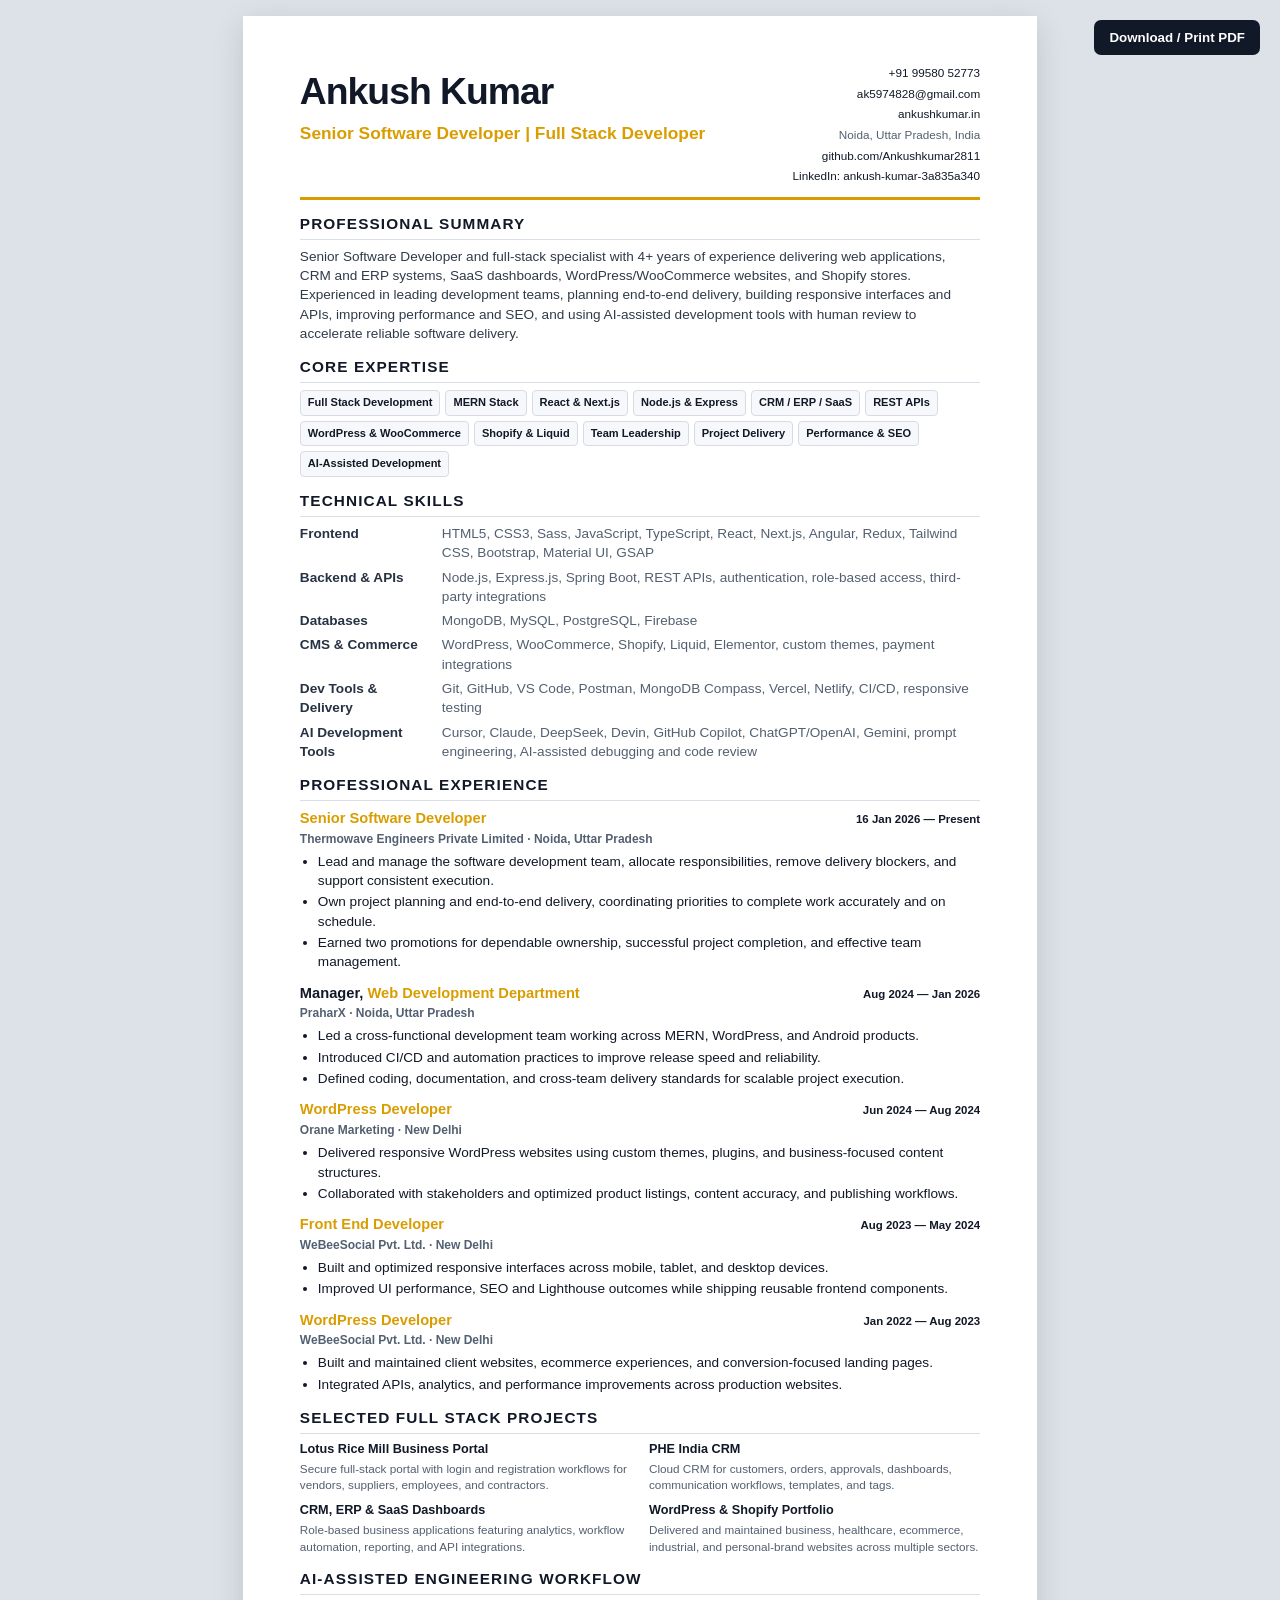
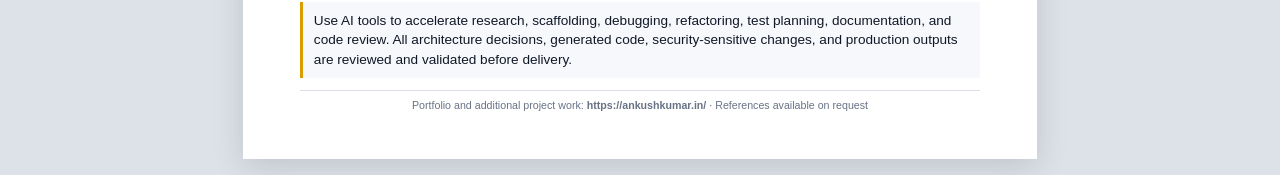
<file: Ankush-Kumar-CV.html>
<!doctype html>
<html lang="en">
<head>
  <meta charset="utf-8">
  <meta name="viewport" content="width=device-width,initial-scale=1">
  <title>Ankush Kumar — Senior Software Developer CV</title>
  <meta name="description" content="Professional CV of Ankush Kumar, Senior Software Developer and Full Stack Developer.">
  <style>
    :root{--ink:#111827;--muted:#536071;--gold:#d99d00;--line:#d9dee7;--soft:#f6f8fb}*{box-sizing:border-box}html{background:#dde2e9}body{margin:0;font-family:Arial,Helvetica,sans-serif;color:var(--ink);font-size:10.2pt;line-height:1.42}.sheet{width:210mm;min-height:297mm;margin:16px auto;background:#fff;padding:13mm 15mm 12mm;box-shadow:0 8px 30px #0002}.top{display:grid;grid-template-columns:1fr auto;gap:20px;padding-bottom:12px;border-bottom:3px solid var(--gold)}h1{margin:0;font-size:28pt;letter-spacing:-1px}.role{margin:3px 0 0;color:var(--gold);font-size:13pt;font-weight:700}.contact{display:grid;gap:4px;text-align:right;font-size:8.8pt}.contact a{color:var(--ink);text-decoration:none}.contact span{color:var(--muted)}section{margin-top:13px}h2{margin:0 0 7px;padding-bottom:4px;border-bottom:1px solid var(--line);font-size:11.5pt;text-transform:uppercase;letter-spacing:1.1px}p{margin:0}.summary{color:#303b4a}.chips{display:flex;flex-wrap:wrap;gap:5px}.chips span{padding:4px 7px;border:1px solid #d7dce4;border-radius:4px;background:var(--soft);font-size:8.3pt;font-weight:600}.skill-row{display:grid;grid-template-columns:132px 1fr;gap:10px;margin:5px 0}.skill-row strong{color:#273243}.skill-row span{color:var(--muted)}.job{margin:0 0 11px;break-inside:avoid}.job-head{display:grid;grid-template-columns:1fr auto;gap:15px;align-items:baseline}.job h3{margin:0;font-size:11pt}.job h3 span{color:var(--gold)}.job-date{font-size:8.6pt;font-weight:700;white-space:nowrap}.company{margin:2px 0 4px;color:var(--muted);font-size:9pt;font-weight:600}.job ul,.project ul{margin:4px 0 0;padding-left:18px}.job li,.project li{margin:2px 0}.projects{display:grid;grid-template-columns:1fr 1fr;gap:8px 18px}.project{break-inside:avoid}.project h3{margin:0 0 2px;font-size:9.5pt}.project h3 a{color:var(--ink);text-decoration:none}.project p{color:var(--muted);font-size:8.8pt}.achievement{padding:9px 11px;border-left:3px solid var(--gold);background:var(--soft)}.footer{margin-top:12px;padding-top:7px;border-top:1px solid var(--line);color:#687386;font-size:8pt;text-align:center}.print-btn{position:fixed;right:20px;top:20px;padding:10px 15px;border:0;border-radius:7px;background:#111827;color:#fff;font-weight:700;cursor:pointer}@page{size:A4;margin:0}@media print{html{background:#fff}.sheet{margin:0;box-shadow:none}.print-btn{display:none}}@media(max-width:760px){.sheet{width:100%;min-height:0;margin:0;padding:24px 18px}.top{grid-template-columns:1fr}.contact{text-align:left}.skill-row{grid-template-columns:1fr}.projects{grid-template-columns:1fr}.print-btn{position:static;margin:12px 18px}}
  </style>
</head>
<body>
  <button class="print-btn" onclick="window.print()">Download / Print PDF</button>
  <main class="sheet">
    <header class="top">
      <div><h1>Ankush Kumar</h1><p class="role">Senior Software Developer | Full Stack Developer</p></div>
      <div class="contact">
        <a href="tel:+919958052773">+91 99580 52773</a>
        <a href="mailto:ak5974828@gmail.com">ak5974828@gmail.com</a>
        <a href="https://ankushkumar.in/">ankushkumar.in</a>
        <span>Noida, Uttar Pradesh, India</span>
        <a href="https://github.com/Ankushkumar2811">github.com/Ankushkumar2811</a>
        <a href="https://www.linkedin.com/in/ankush-kumar-3a835a340">LinkedIn: ankush-kumar-3a835a340</a>
      </div>
    </header>

    <section><h2>Professional Summary</h2><p class="summary">Senior Software Developer and full-stack specialist with 4+ years of experience delivering web applications, CRM and ERP systems, SaaS dashboards, WordPress/WooCommerce websites, and Shopify stores. Experienced in leading development teams, planning end-to-end delivery, building responsive interfaces and APIs, improving performance and SEO, and using AI-assisted development tools with human review to accelerate reliable software delivery.</p></section>

    <section><h2>Core Expertise</h2><div class="chips"><span>Full Stack Development</span><span>MERN Stack</span><span>React &amp; Next.js</span><span>Node.js &amp; Express</span><span>CRM / ERP / SaaS</span><span>REST APIs</span><span>WordPress &amp; WooCommerce</span><span>Shopify &amp; Liquid</span><span>Team Leadership</span><span>Project Delivery</span><span>Performance &amp; SEO</span><span>AI-Assisted Development</span></div></section>

    <section><h2>Technical Skills</h2>
      <div class="skill-row"><strong>Frontend</strong><span>HTML5, CSS3, Sass, JavaScript, TypeScript, React, Next.js, Angular, Redux, Tailwind CSS, Bootstrap, Material UI, GSAP</span></div>
      <div class="skill-row"><strong>Backend &amp; APIs</strong><span>Node.js, Express.js, Spring Boot, REST APIs, authentication, role-based access, third-party integrations</span></div>
      <div class="skill-row"><strong>Databases</strong><span>MongoDB, MySQL, PostgreSQL, Firebase</span></div>
      <div class="skill-row"><strong>CMS &amp; Commerce</strong><span>WordPress, WooCommerce, Shopify, Liquid, Elementor, custom themes, payment integrations</span></div>
      <div class="skill-row"><strong>Dev Tools &amp; Delivery</strong><span>Git, GitHub, VS Code, Postman, MongoDB Compass, Vercel, Netlify, CI/CD, responsive testing</span></div>
      <div class="skill-row"><strong>AI Development Tools</strong><span>Cursor, Claude, DeepSeek, Devin, GitHub Copilot, ChatGPT/OpenAI, Gemini, prompt engineering, AI-assisted debugging and code review</span></div>
    </section>

    <section><h2>Professional Experience</h2>
      <article class="job"><div class="job-head"><h3><span>Senior Software Developer</span></h3><span class="job-date">16 Jan 2026 — Present</span></div><p class="company">Thermowave Engineers Private Limited · Noida, Uttar Pradesh</p><ul><li>Lead and manage the software development team, allocate responsibilities, remove delivery blockers, and support consistent execution.</li><li>Own project planning and end-to-end delivery, coordinating priorities to complete work accurately and on schedule.</li><li>Earned two promotions for dependable ownership, successful project completion, and effective team management.</li></ul></article>
      <article class="job"><div class="job-head"><h3>Manager, <span>Web Development Department</span></h3><span class="job-date">Aug 2024 — Jan 2026</span></div><p class="company">PraharX · Noida, Uttar Pradesh</p><ul><li>Led a cross-functional development team working across MERN, WordPress, and Android products.</li><li>Introduced CI/CD and automation practices to improve release speed and reliability.</li><li>Defined coding, documentation, and cross-team delivery standards for scalable project execution.</li></ul></article>
      <article class="job"><div class="job-head"><h3><span>WordPress Developer</span></h3><span class="job-date">Jun 2024 — Aug 2024</span></div><p class="company">Orane Marketing · New Delhi</p><ul><li>Delivered responsive WordPress websites using custom themes, plugins, and business-focused content structures.</li><li>Collaborated with stakeholders and optimized product listings, content accuracy, and publishing workflows.</li></ul></article>
      <article class="job"><div class="job-head"><h3><span>Front End Developer</span></h3><span class="job-date">Aug 2023 — May 2024</span></div><p class="company">WeBeeSocial Pvt. Ltd. · New Delhi</p><ul><li>Built and optimized responsive interfaces across mobile, tablet, and desktop devices.</li><li>Improved UI performance, SEO and Lighthouse outcomes while shipping reusable frontend components.</li></ul></article>
      <article class="job"><div class="job-head"><h3><span>WordPress Developer</span></h3><span class="job-date">Jan 2022 — Aug 2023</span></div><p class="company">WeBeeSocial Pvt. Ltd. · New Delhi</p><ul><li>Built and maintained client websites, ecommerce experiences, and conversion-focused landing pages.</li><li>Integrated APIs, analytics, and performance improvements across production websites.</li></ul></article>
    </section>

    <section><h2>Selected Full Stack Projects</h2><div class="projects">
      <article class="project"><h3><a href="https://lotusrice.in/">Lotus Rice Mill Business Portal</a></h3><p>Secure full-stack portal with login and registration workflows for vendors, suppliers, employees, and contractors.</p></article>
      <article class="project"><h3><a href="https://phe-india.cloud/">PHE India CRM</a></h3><p>Cloud CRM for customers, orders, approvals, dashboards, communication workflows, templates, and tags.</p></article>
      <article class="project"><h3>CRM, ERP &amp; SaaS Dashboards</h3><p>Role-based business applications featuring analytics, workflow automation, reporting, and API integrations.</p></article>
      <article class="project"><h3>WordPress &amp; Shopify Portfolio</h3><p>Delivered and maintained business, healthcare, ecommerce, industrial, and personal-brand websites across multiple sectors.</p></article>
    </div></section>

    <section><h2>AI-Assisted Engineering Workflow</h2><div class="achievement">Use AI tools to accelerate research, scaffolding, debugging, refactoring, test planning, documentation, and code review. All architecture decisions, generated code, security-sensitive changes, and production outputs are reviewed and validated before delivery.</div></section>

    <div class="footer">Portfolio and additional project work: <strong>https://ankushkumar.in/</strong> · References available on request</div>
  </main>
</body>
</html>
</file>
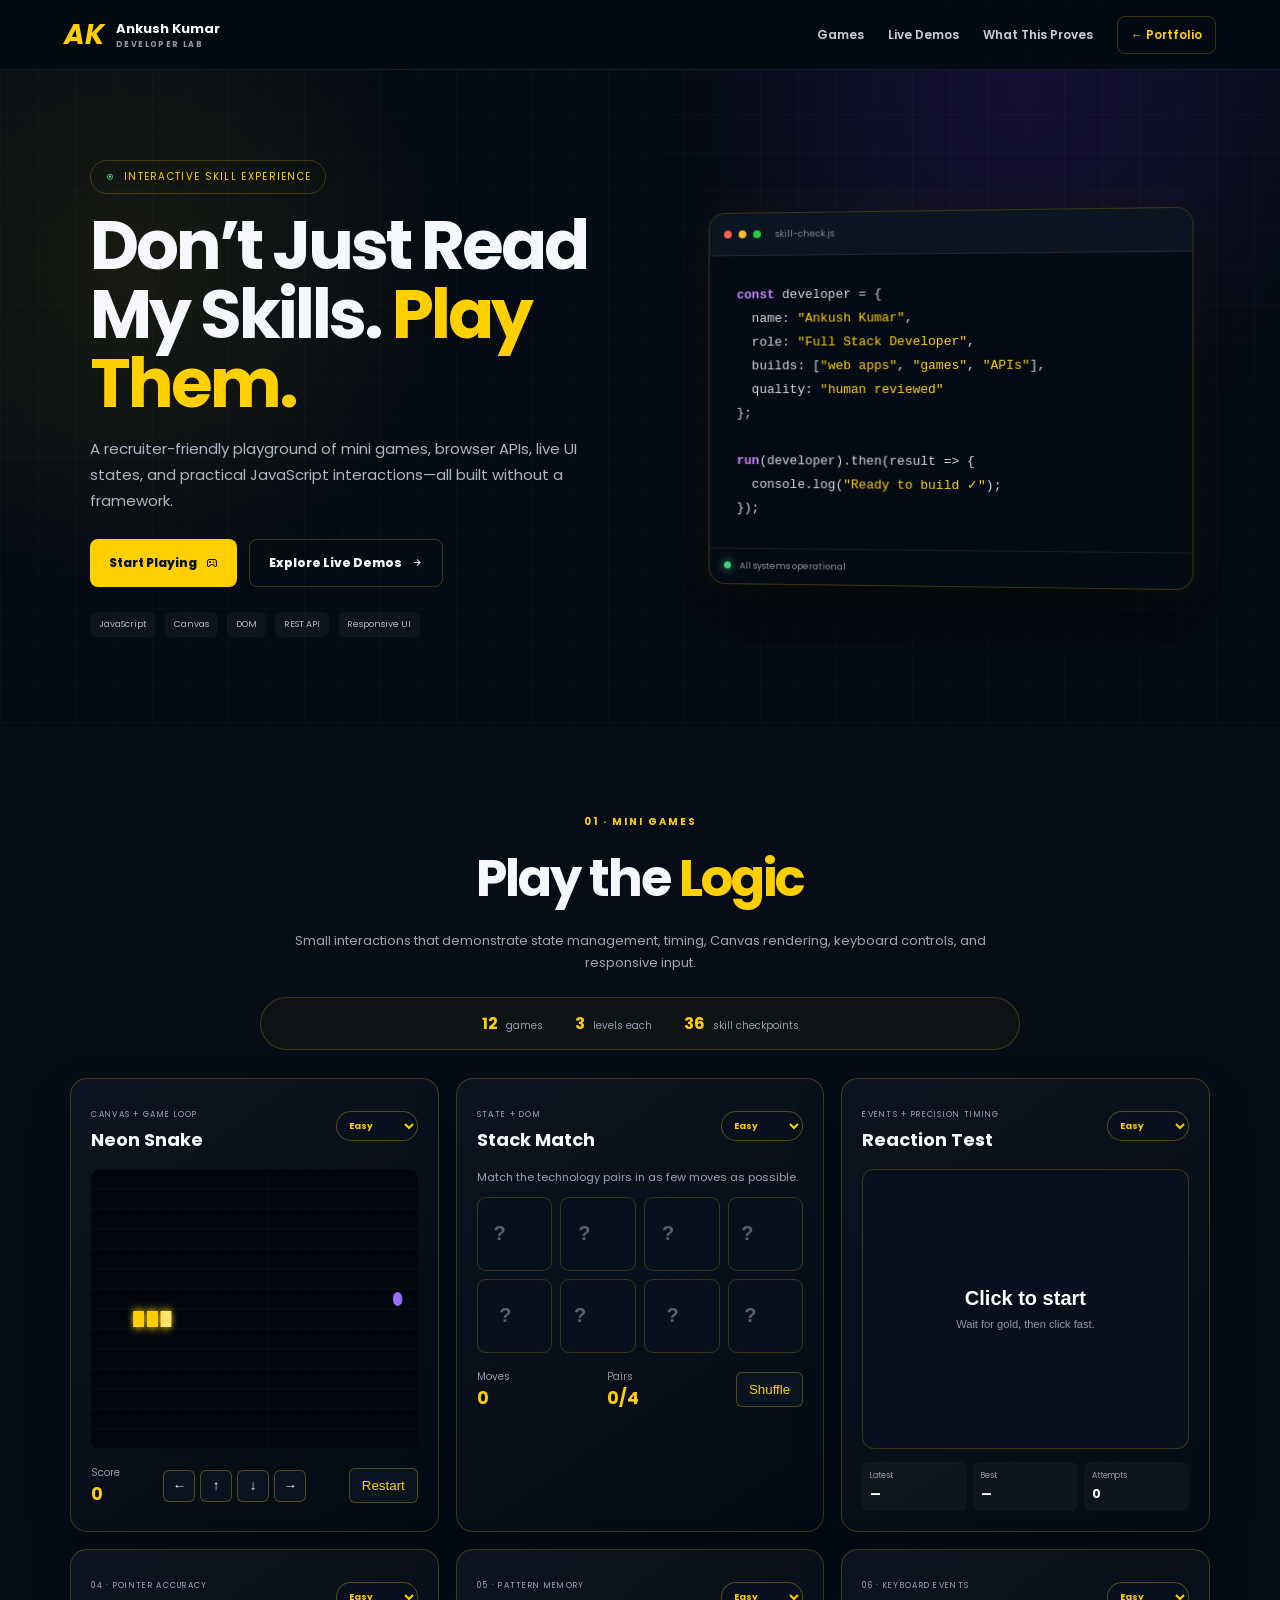
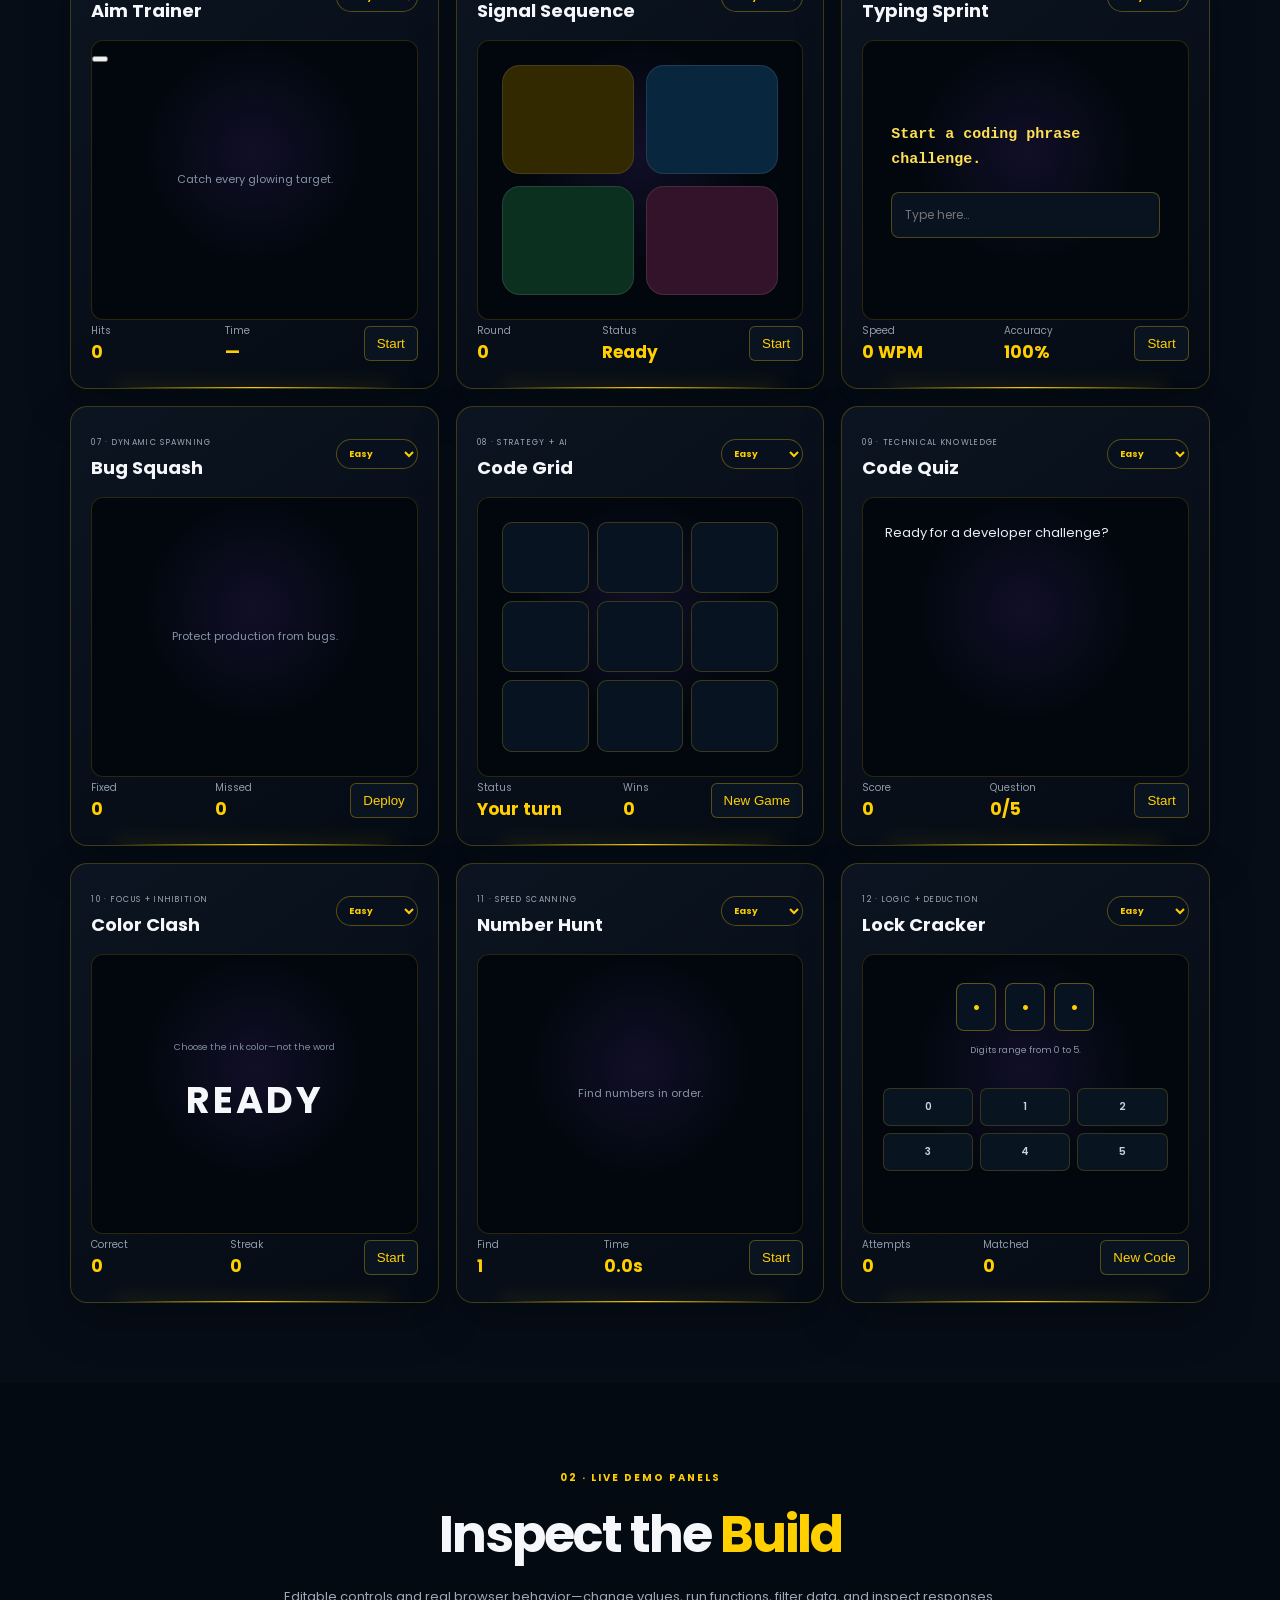
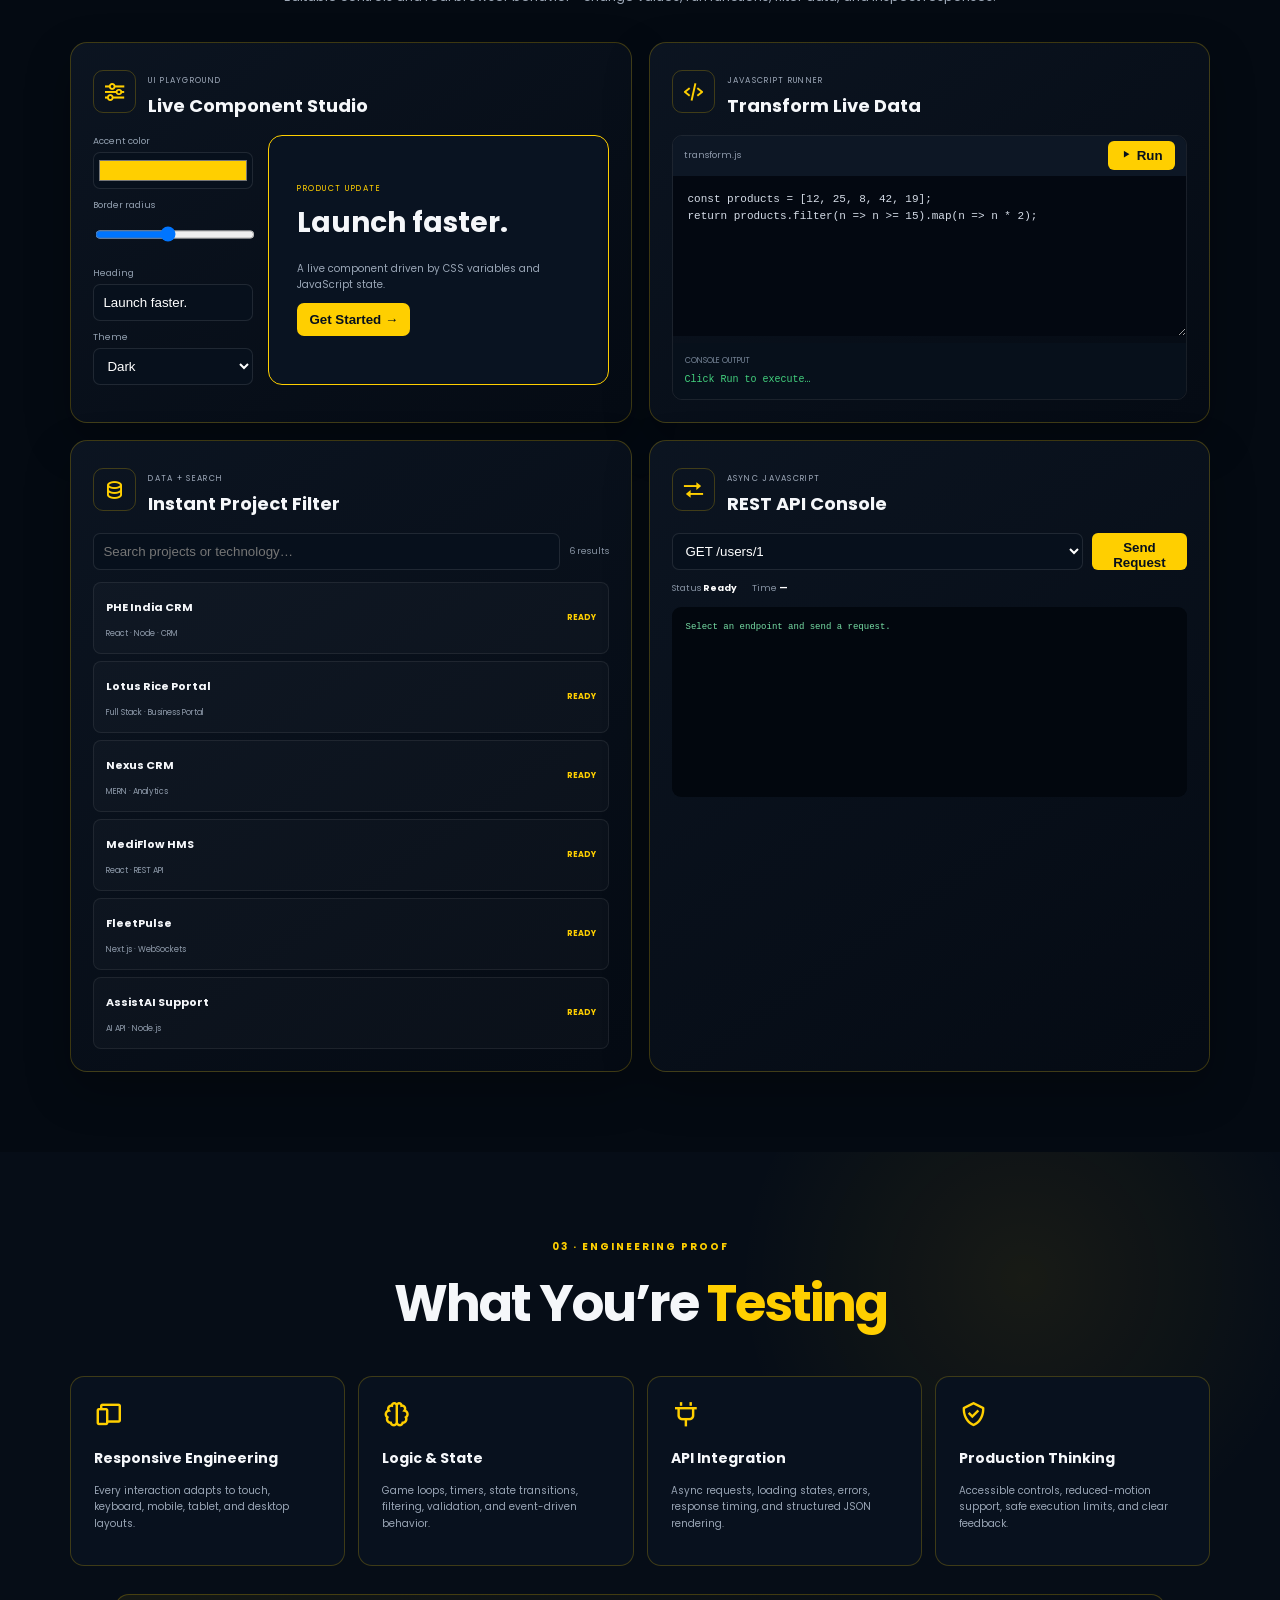
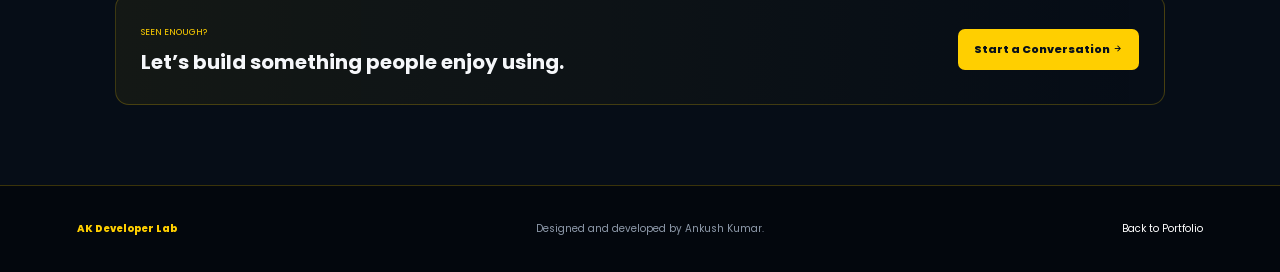
<file: developer-lab.html>
<!doctype html>
<html lang="en">
<head>
  <meta charset="utf-8">
  <meta name="viewport" content="width=device-width,initial-scale=1">
  <title>Developer Lab | Ankush Kumar</title>
  <meta name="description" content="Play mini games and explore live frontend, JavaScript and API demos by Full Stack Developer Ankush Kumar.">
  <meta name="theme-color" content="#050b14">
  <link rel="canonical" href="https://ankushkumar.in/developer-lab.html">
  <link rel="icon" href="ankush.png" type="image/png">
  <link href="https://unpkg.com/boxicons@2.1.4/css/boxicons.min.css" rel="stylesheet">
  <link rel="stylesheet" href="developer-lab.css?v=2">
  <link rel="stylesheet" href="developer-arcade.css?v=2">
  <script defer src="developer-lab.js?v=2"></script>
  <script defer src="developer-arcade.js?v=2"></script>
</head>
<body>
  <header class="lab-nav"><a class="brand" href="index.html"><b>AK</b><span>Ankush Kumar<small>Developer Lab</small></span></a><nav><a href="#games">Games</a><a href="#demos">Live Demos</a><a href="#proof">What This Proves</a><a class="back" href="index.html">← Portfolio</a></nav></header>
  <main>
    <section class="lab-hero">
      <div class="hero-copy"><span class="pill"><i class='bx bx-radio-circle-marked'></i> Interactive Skill Experience</span><h1>Don’t Just Read My Skills. <em>Play Them.</em></h1><p>A recruiter-friendly playground of mini games, browser APIs, live UI states, and practical JavaScript interactions—all built without a framework.</p><div class="hero-actions"><a href="#games">Start Playing <i class='bx bx-joystick'></i></a><a href="#demos" class="ghost">Explore Live Demos <i class='bx bx-right-arrow-alt'></i></a></div><div class="tech-line"><span>JavaScript</span><span>Canvas</span><span>DOM</span><span>REST API</span><span>Responsive UI</span></div></div>
      <div class="hero-terminal"><div class="terminal-top"><i></i><i></i><i></i><span>skill-check.js</span></div><pre><code><b>const</b> developer = {
  name: <i>"Ankush Kumar"</i>,
  role: <i>"Full Stack Developer"</i>,
  builds: [<i>"web apps"</i>, <i>"games"</i>, <i>"APIs"</i>],
  quality: <i>"human reviewed"</i>
};

<b>run</b>(developer).then(result =&gt; {
  console.log(<i>"Ready to build ✓"</i>);
});</code></pre><div class="terminal-status"><span></span> All systems operational</div></div>
    </section>

    <section id="games" class="lab-section"><div class="section-head"><span>01 · Mini Games</span><h2>Play the <em>Logic</em></h2><p>Small interactions that demonstrate state management, timing, Canvas rendering, keyboard controls, and responsive input.</p></div>
      <div class="game-grid">
        <article class="lab-card snake-card"><div class="card-head"><div><span class="eyebrow">Canvas + Game Loop</span><h3>Neon Snake</h3></div><div class="live-dot">LIVE</div></div><canvas id="snake-canvas" width="480" height="280" aria-label="Playable snake game"></canvas><div class="game-controls"><p>Score <strong id="snake-score">0</strong></p><div><button data-direction="left" aria-label="Move left">←</button><button data-direction="up" aria-label="Move up">↑</button><button data-direction="down" aria-label="Move down">↓</button><button data-direction="right" aria-label="Move right">→</button></div><button id="snake-restart" class="action">Restart</button></div></article>
        <article class="lab-card memory-card"><div class="card-head"><div><span class="eyebrow">State + DOM</span><h3>Stack Match</h3></div><div class="live-dot">PLAY</div></div><p class="game-intro">Match the technology pairs in as few moves as possible.</p><div id="memory-board" class="memory-board" aria-label="Technology memory matching game"></div><div class="game-controls"><p>Moves <strong id="memory-moves">0</strong></p><p>Pairs <strong id="memory-pairs">0/4</strong></p><button id="memory-restart" class="action">Shuffle</button></div></article>
        <article class="lab-card reaction-card"><div class="card-head"><div><span class="eyebrow">Events + Precision Timing</span><h3>Reaction Test</h3></div><div class="live-dot">TEST</div></div><button id="reaction-zone" class="reaction-zone"><span>Click to start</span><small>Wait for gold, then click fast.</small></button><div class="reaction-stats"><p>Latest<strong id="reaction-latest">—</strong></p><p>Best<strong id="reaction-best">—</strong></p><p>Attempts<strong id="reaction-count">0</strong></p></div></article>
      </div>
    </section>

    <section id="demos" class="lab-section demos"><div class="section-head"><span>02 · Live Demo Panels</span><h2>Inspect the <em>Build</em></h2><p>Editable controls and real browser behavior—change values, run functions, filter data, and inspect responses.</p></div>
      <div class="demo-grid">
        <article class="demo-panel"><div class="panel-title"><i class='bx bx-slider-alt'></i><div><span>UI Playground</span><h3>Live Component Studio</h3></div></div><div class="studio"><div class="studio-controls"><label>Accent color<input id="studio-color" type="color" value="#ffcf00"></label><label>Border radius<input id="studio-radius" type="range" min="0" max="32" value="14"></label><label>Heading<input id="studio-title" type="text" value="Launch faster."></label><label>Theme<select id="studio-theme"><option value="dark">Dark</option><option value="light">Light</option><option value="glass">Glass</option></select></label></div><div id="studio-preview" class="studio-preview"><span>PRODUCT UPDATE</span><h4>Launch faster.</h4><p>A live component driven by CSS variables and JavaScript state.</p><button>Get Started →</button></div></div></article>
        <article class="demo-panel"><div class="panel-title"><i class='bx bx-code-alt'></i><div><span>JavaScript Runner</span><h3>Transform Live Data</h3></div></div><div class="code-box"><div class="code-tabs"><span>transform.js</span><button id="run-code"><i class='bx bx-play'></i> Run</button></div><textarea id="code-input" spellcheck="false">const products = [12, 25, 8, 42, 19];
return products.filter(n => n >= 15).map(n => n * 2);</textarea><div class="console"><span>Console output</span><code id="code-output">Click Run to execute…</code></div></div></article>
        <article class="demo-panel"><div class="panel-title"><i class='bx bx-data'></i><div><span>Data + Search</span><h3>Instant Project Filter</h3></div></div><div class="filter-bar"><input id="project-search" type="search" placeholder="Search projects or technology…"><span id="project-count">6 results</span></div><div id="project-list" class="project-list"></div></article>
        <article class="demo-panel api-panel"><div class="panel-title"><i class='bx bx-transfer'></i><div><span>Async JavaScript</span><h3>REST API Console</h3></div></div><div class="api-toolbar"><select id="api-resource"><option value="users/1">GET /users/1</option><option value="todos/1">GET /todos/1</option><option value="posts/1">GET /posts/1</option></select><button id="api-send">Send Request</button></div><div class="api-meta"><span>Status <b id="api-status">Ready</b></span><span>Time <b id="api-time">—</b></span></div><pre id="api-output">Select an endpoint and send a request.</pre></article>
      </div>
    </section>

    <section id="proof" class="proof"><div class="section-head"><span>03 · Engineering Proof</span><h2>What You’re <em>Testing</em></h2></div><div class="proof-grid"><article><i class='bx bx-devices'></i><h3>Responsive Engineering</h3><p>Every interaction adapts to touch, keyboard, mobile, tablet, and desktop layouts.</p></article><article><i class='bx bx-brain'></i><h3>Logic &amp; State</h3><p>Game loops, timers, state transitions, filtering, validation, and event-driven behavior.</p></article><article><i class='bx bx-plug'></i><h3>API Integration</h3><p>Async requests, loading states, errors, response timing, and structured JSON rendering.</p></article><article><i class='bx bx-check-shield'></i><h3>Production Thinking</h3><p>Accessible controls, reduced-motion support, safe execution limits, and clear feedback.</p></article></div><div class="proof-cta"><div><span>Seen enough?</span><h3>Let’s build something people enjoy using.</h3></div><a href="index.html#contact">Start a Conversation <i class='bx bx-right-arrow-alt'></i></a></div></section>
  </main>
  <footer><span>AK Developer Lab</span><p>Designed and developed by Ankush Kumar.</p><a href="index.html">Back to Portfolio</a></footer>
</body>
</html>
</file>
<file: developer-lab.css>
@import url('https://fonts.googleapis.com/css2?family=Poppins:wght@400;500;600;700;800&display=swap');
:root{--bg:#050b14;--panel:#09121f;--gold:#ffcf00;--muted:#9da8b7;--line:rgba(255,207,0,.22)}*{box-sizing:border-box}html{scroll-behavior:smooth}body{margin:0;background:var(--bg);color:#f5f7fa;font-family:Poppins,sans-serif;overflow-x:hidden}body::before{content:"";position:fixed;inset:0;pointer-events:none;background:linear-gradient(rgba(255,255,255,.018) 1px,transparent 1px),linear-gradient(90deg,rgba(255,255,255,.018) 1px,transparent 1px),radial-gradient(circle at 80% 10%,rgba(104,46,220,.16),transparent 28%);background-size:38px 38px,38px 38px,auto}.lab-nav{height:70px;padding:0 5%;position:sticky;top:0;z-index:50;display:flex;align-items:center;justify-content:space-between;border-bottom:1px solid rgba(255,255,255,.08);background:rgba(4,10,18,.9);backdrop-filter:blur(16px)}.brand{display:flex;align-items:center;gap:11px;color:#fff;text-decoration:none}.brand>b{font-size:28px;font-style:italic;color:var(--gold)}.brand span{display:flex;flex-direction:column;font-size:13px;font-weight:700}.brand small{color:#8e9aaa;font-size:8px;letter-spacing:1.4px;text-transform:uppercase}.lab-nav nav{display:flex;align-items:center;gap:24px}.lab-nav nav a{color:#c8ced7;text-decoration:none;font-size:12px;font-weight:600}.lab-nav nav a:hover{color:var(--gold)}.lab-nav .back{padding:9px 13px;border:1px solid var(--line);border-radius:8px;color:var(--gold)}main{position:relative;z-index:2}.lab-hero{min-height:650px;padding:90px 7%;display:grid;grid-template-columns:1.05fr .95fr;align-items:center;gap:7%;background:radial-gradient(circle at 10% 30%,rgba(255,207,0,.08),transparent 28%)}.pill{display:inline-flex;align-items:center;gap:8px;padding:8px 14px;border:1px solid var(--line);border-radius:999px;color:var(--gold);font-size:10px;text-transform:uppercase;letter-spacing:1.3px}.pill i{color:#43d17e}.hero-copy h1{max-width:760px;margin:17px 0 17px;font-size:clamp(46px,5.3vw,78px);line-height:1.02;letter-spacing:-3px}.hero-copy h1 em,.section-head h2 em{color:var(--gold);font-style:normal}.hero-copy>p{max-width:650px;color:#adb6c4;font-size:15px;line-height:1.75}.hero-actions{display:flex;gap:12px;margin:25px 0}.hero-actions a{min-height:48px;padding:0 19px;display:inline-flex;align-items:center;gap:9px;border-radius:8px;background:var(--gold);color:#07101a;text-decoration:none;font-size:12px;font-weight:800}.hero-actions .ghost{background:transparent;border:1px solid var(--line);color:#f5f7fa}.tech-line{display:flex;gap:9px;flex-wrap:wrap}.tech-line span{padding:6px 9px;border-radius:6px;background:rgba(255,255,255,.04);color:#aeb7c4;font-size:9px}.hero-terminal{border:1px solid var(--line);border-radius:17px;overflow:hidden;background:rgba(5,11,20,.94);box-shadow:0 30px 70px #0008,0 0 50px rgba(255,207,0,.06);transform:perspective(1000px) rotateY(-4deg)}.terminal-top{height:43px;padding:0 15px;display:flex;align-items:center;gap:7px;border-bottom:1px solid rgba(255,255,255,.08);background:#0c1522}.terminal-top i{width:8px;height:8px;border-radius:50%;background:#ff5f56}.terminal-top i:nth-child(2){background:#ffbd2e}.terminal-top i:nth-child(3){background:#27c93f}.terminal-top span{margin-left:8px;color:#7f8b9d;font-size:9px}.hero-terminal pre{margin:0;padding:28px;color:#d2d8e2;font:13px/1.85 Consolas,monospace;white-space:pre-wrap}.hero-terminal code>b{color:#c985ff}.hero-terminal code>i{color:#ffcf00;font-style:normal}.terminal-status{padding:11px 15px;border-top:1px solid rgba(255,255,255,.07);color:#8793a3;font-size:9px}.terminal-status span{display:inline-block;width:7px;height:7px;margin-right:7px;border-radius:50%;background:#43d17e;box-shadow:0 0 10px #43d17e}.lab-section,.proof{padding:80px 5.5%}.lab-section{background:#060d17}.demos{background:#040a12}.section-head{max-width:720px;margin:0 auto 34px;text-align:center}.section-head>span{color:var(--gold);font-size:10px;font-weight:700;letter-spacing:2px;text-transform:uppercase}.section-head h2{margin:8px 0;font-size:clamp(38px,4vw,58px);letter-spacing:-2px}.section-head p{color:var(--muted);font-size:13px;line-height:1.7}.game-grid{max-width:1400px;margin:auto;display:grid;grid-template-columns:1.25fr 1fr .85fr;gap:17px}.lab-card,.demo-panel{min-width:0;border:1px solid var(--line);border-radius:17px;background:linear-gradient(145deg,rgba(12,21,34,.96),rgba(5,11,20,.98));box-shadow:0 18px 45px #0004;overflow:hidden}.lab-card{padding:20px}.card-head,.panel-title{display:flex;align-items:center;justify-content:space-between;gap:12px;margin-bottom:16px}.eyebrow,.panel-title span{color:#9ca7b7;font-size:8px;text-transform:uppercase;letter-spacing:1.3px}.card-head h3,.panel-title h3{margin:2px 0 0;font-size:18px}.live-dot{padding:5px 8px;border:1px solid rgba(67,209,126,.4);border-radius:999px;color:#43d17e;font-size:8px;font-weight:800}.snake-card canvas{width:100%;height:280px;border-radius:10px;background:#02070e;display:block}.game-controls{min-height:48px;margin-top:13px;display:flex;align-items:center;justify-content:space-between;gap:9px}.game-controls p{margin:0;color:#8f9baa;font-size:10px}.game-controls strong{display:block;color:var(--gold);font-size:17px}.game-controls>div{display:flex;gap:5px}.game-controls button,.action{border:1px solid rgba(255,207,0,.3);border-radius:6px;background:#0a1421;color:#f4f6f9;cursor:pointer}.game-controls>div button{width:32px;height:32px}.game-controls .action,.action{padding:9px 12px;color:var(--gold)}.game-intro{color:#98a4b4;font-size:11px}.memory-board{display:grid;grid-template-columns:repeat(4,1fr);gap:8px}.memory-tile{height:74px;border:1px solid rgba(255,207,0,.2);border-radius:9px;background:#07101c;color:transparent;font-size:11px;font-weight:800;cursor:pointer;transform-style:preserve-3d;transition:.25s}.memory-tile::before{content:"?";color:#566171;font-size:20px}.memory-tile.open,.memory-tile.matched{background:rgba(255,207,0,.1);color:var(--gold);transform:rotateY(180deg)}.memory-tile.open::before,.memory-tile.matched::before{display:none}.memory-tile.matched{border-color:#43d17e;color:#43d17e}.reaction-zone{width:100%;height:280px;border:1px solid rgba(255,207,0,.2);border-radius:12px;background:#07101c;color:#fff;display:flex;flex-direction:column;align-items:center;justify-content:center;gap:8px;cursor:pointer}.reaction-zone span{font-size:20px;font-weight:800}.reaction-zone small{color:#8d99a9}.reaction-zone.waiting{background:#2a1420}.reaction-zone.ready{background:#ffcf00;color:#07101c;box-shadow:inset 0 0 70px #fff5}.reaction-zone.ready small{color:#3e3500}.reaction-stats{display:grid;grid-template-columns:repeat(3,1fr);gap:6px;margin-top:13px}.reaction-stats p{margin:0;padding:8px;border-radius:7px;background:rgba(255,255,255,.03);color:#8f9bab;font-size:8px}.reaction-stats strong{display:block;margin-top:3px;color:#fff;font-size:12px}.demo-grid{max-width:1400px;margin:auto;display:grid;grid-template-columns:1fr 1fr;gap:17px}.demo-panel{padding:22px}.panel-title{justify-content:flex-start}.panel-title>i{width:43px;height:43px;display:grid;place-items:center;border:1px solid var(--line);border-radius:10px;color:var(--gold);font-size:23px}.studio{display:grid;grid-template-columns:160px 1fr;gap:15px}.studio-controls{display:grid;gap:10px}.studio-controls label{color:#93a0b0;font-size:9px}.studio-controls input,.studio-controls select,.filter-bar input,.api-toolbar select{width:100%;height:37px;margin-top:4px;padding:0 9px;border:1px solid rgba(255,255,255,.1);border-radius:7px;background:#07101c;color:#fff;outline:0}.studio-controls input[type=color]{padding:3px}.studio-preview{min-height:235px;padding:28px;display:flex;flex-direction:column;justify-content:center;border:1px solid rgba(255,207,0,.35);border-radius:14px;background:#091321;transition:.25s}.studio-preview>span{color:var(--gold);font-size:8px;letter-spacing:1.5px}.studio-preview h4{margin:7px 0;font-size:28px}.studio-preview p{color:#9aa6b6;font-size:10px}.studio-preview button{align-self:flex-start;padding:9px 12px;border:0;border-radius:7px;background:var(--gold);color:#07101c;font-weight:800}.studio-preview.light{background:#f3f5f8;color:#101722}.studio-preview.glass{background:linear-gradient(135deg,rgba(125,70,220,.3),rgba(255,207,0,.08));backdrop-filter:blur(10px)}.code-box{border:1px solid rgba(255,255,255,.08);border-radius:10px;overflow:hidden}.code-tabs{height:40px;padding:0 11px;display:flex;align-items:center;justify-content:space-between;background:#0d1725;color:#8d99aa;font-size:9px}.code-tabs button,.api-toolbar button{padding:7px 12px;border:0;border-radius:6px;background:var(--gold);color:#07101c;font-weight:800;cursor:pointer}.code-box textarea{width:100%;height:160px;padding:15px;border:0;outline:0;resize:vertical;background:#030811;color:#d6dde8;font:11px/1.6 Consolas,monospace}.console{padding:12px;background:#07101b}.console span{display:block;color:#738093;font-size:8px;text-transform:uppercase}.console code{display:block;margin-top:5px;color:#43d17e;font:10px/1.5 Consolas,monospace;overflow-wrap:anywhere}.filter-bar,.api-toolbar{display:flex;gap:9px;align-items:center}.filter-bar input{margin:0}.filter-bar span{flex:0 0 auto;color:#8793a3;font-size:9px}.project-list{display:grid;gap:7px;margin-top:12px}.project-row{padding:10px 12px;display:grid;grid-template-columns:1fr auto;gap:9px;border:1px solid rgba(255,255,255,.07);border-radius:8px;background:rgba(255,255,255,.025)}.project-row strong{font-size:11px}.project-row span{color:#8f9bab;font-size:8px}.project-row b{align-self:center;color:var(--gold);font-size:8px}.api-toolbar select{margin:0}.api-toolbar button{height:37px}.api-meta{display:flex;gap:15px;margin:12px 0;color:#8793a3;font-size:9px}.api-meta b{color:#fff}.api-panel pre{height:190px;margin:0;padding:14px;overflow:auto;border-radius:9px;background:#02070e;color:#78dfa6;font:9px/1.55 Consolas,monospace;white-space:pre-wrap}.proof{background:radial-gradient(circle at 80% 20%,rgba(255,207,0,.07),transparent 25%),#060d17}.proof-grid{max-width:1200px;margin:auto;display:grid;grid-template-columns:repeat(4,1fr);gap:13px}.proof-grid article{padding:23px;border:1px solid var(--line);border-radius:14px;background:#08111e}.proof-grid i{color:var(--gold);font-size:29px}.proof-grid h3{font-size:14px}.proof-grid p{color:#98a4b4;font-size:10px;line-height:1.65}.proof-cta{max-width:1050px;margin:28px auto 0;padding:22px 25px;display:flex;align-items:center;justify-content:space-between;gap:20px;border:1px solid var(--line);border-radius:14px;background:linear-gradient(90deg,rgba(255,207,0,.06),transparent)}.proof-cta span{color:var(--gold);font-size:9px;text-transform:uppercase}.proof-cta h3{margin:5px 0;font-size:20px}.proof-cta a{padding:12px 16px;border-radius:7px;background:var(--gold);color:#07101c;text-decoration:none;font-size:11px;font-weight:800}footer{padding:25px 6%;display:flex;align-items:center;justify-content:space-between;gap:20px;border-top:1px solid var(--line);background:#03070d;color:#8e9aaa;font-size:10px}footer span{color:var(--gold);font-weight:800}footer a{color:#fff;text-decoration:none}@media(max-width:1050px){.lab-hero{grid-template-columns:1fr}.hero-terminal{max-width:720px;transform:none}.game-grid{grid-template-columns:1fr 1fr}.reaction-card{grid-column:1/-1}.proof-grid{grid-template-columns:1fr 1fr}}@media(max-width:720px){.lab-nav{padding:0 16px}.lab-nav nav a:not(.back){display:none}.lab-hero{min-height:auto;padding:65px 16px}.hero-copy h1{font-size:42px;letter-spacing:-2px}.hero-copy>p{font-size:13px}.hero-actions{display:grid}.hero-actions a{justify-content:center}.hero-terminal pre{padding:18px;font-size:10px}.lab-section,.proof{padding:60px 16px}.game-grid,.demo-grid,.proof-grid{grid-template-columns:1fr}.reaction-card{grid-column:auto}.snake-card canvas{height:230px}.studio{grid-template-columns:1fr}.studio-controls{grid-template-columns:1fr 1fr}.section-head h2{font-size:38px}.proof-cta,footer{align-items:stretch;flex-direction:column}.proof-cta a{text-align:center}.floating-lab-orb{display:none}}@media(max-width:420px){.hero-copy h1{font-size:36px}.memory-tile{height:62px}.game-controls{flex-wrap:wrap}.studio-controls{grid-template-columns:1fr}.filter-bar{align-items:stretch;flex-direction:column}.api-toolbar{align-items:stretch;flex-direction:column}.api-toolbar button{width:100%}}@media(prefers-reduced-motion:reduce){*{scroll-behavior:auto!important;transition:none!important}}
</file>
<file: developer-arcade.css>
.game-grid{grid-template-columns:repeat(3,minmax(0,1fr));align-items:stretch}.arcade-card{position:relative;min-height:420px;display:flex;flex-direction:column}.arcade-card::after{content:"";position:absolute;inset:auto 12% 0;height:1px;background:linear-gradient(90deg,transparent,var(--gold),transparent);box-shadow:0 0 18px var(--gold)}.level-select{min-width:82px;height:30px;padding:0 8px;border:1px solid rgba(255,207,0,.32);border-radius:999px;outline:0;background:#07101c;color:var(--gold);font:700 9px Poppins,sans-serif;cursor:pointer}.arcade-card .game-controls{margin-top:auto}.mini-stage,.typing-stage,.quiz-stage,.color-stage,.hunt-board,.lock-stage,.code-grid,.sequence-board{height:280px;border:1px solid rgba(255,207,0,.16);border-radius:12px;background:radial-gradient(circle at 50% 40%,rgba(125,72,225,.12),transparent 48%),#02070e;overflow:hidden}.mini-stage{position:relative}.stage-message{position:absolute;inset:0;display:grid;place-items:center;padding:25px;color:#8693a4;font-size:11px;text-align:center}.aim-target{display:none;position:absolute;border:0;border-radius:50%;background:radial-gradient(circle,#fff 0 12%,#ffcf00 14% 38%,#6c4cff 40% 62%,#07101c 64%);box-shadow:0 0 24px #ffcf00;cursor:crosshair}.aim-target.active{display:block;animation:targetPulse .65s infinite alternate}@keyframes targetPulse{to{filter:brightness(1.3);transform:scale(.9)}}
.sequence-board{padding:24px;display:grid;grid-template-columns:1fr 1fr;gap:12px}.sequence-board button{border:1px solid rgba(255,255,255,.1);border-radius:18px;cursor:pointer;transition:.16s}.sequence-board button:nth-child(1){background:#332900}.sequence-board button:nth-child(2){background:#08263d}.sequence-board button:nth-child(3){background:#0b3020}.sequence-board button:nth-child(4){background:#321329}.sequence-board button.lit{background:#ffcf00;box-shadow:0 0 35px #ffcf00;transform:scale(.94)}
.typing-stage{padding:28px;display:flex;flex-direction:column;justify-content:center;gap:18px}.typing-stage p{min-height:52px;margin:0;color:#ffdf54;font:600 15px/1.7 Consolas,monospace}.typing-stage input{height:46px;padding:0 13px;border:1px solid rgba(255,207,0,.28);border-radius:8px;outline:0;background:#091320;color:#fff;font:12px Poppins,sans-serif}.typing-stage input:focus{border-color:var(--gold);box-shadow:0 0 0 3px rgba(255,207,0,.08)}
.bug{position:absolute;width:45px;height:45px;border:1px solid #ffcf00;border-radius:50%;background:#15100a;font-size:23px;cursor:pointer;box-shadow:0 0 18px rgba(255,207,0,.3);animation:bugWiggle .35s infinite alternate}@keyframes bugWiggle{to{transform:rotate(18deg) scale(1.08)}}.code-grid{padding:24px;display:grid;grid-template-columns:repeat(3,1fr);gap:8px}.code-grid button{border:1px solid rgba(255,207,0,.2);border-radius:10px;background:#081321;color:#fff;font:800 32px Poppins;cursor:pointer}.code-grid .x{color:#ffcf00;text-shadow:0 0 18px #ffcf00}.code-grid .o{color:#9b6cff;text-shadow:0 0 18px #9b6cff}
.quiz-stage{padding:22px}.quiz-stage>p{min-height:57px;margin:3px 0 15px;color:#e9edf3;font-size:13px;line-height:1.6}.quiz-options{display:grid;gap:8px}.quiz-options button,.color-options button,.lock-keypad button,.hunt-board button{min-height:38px;border:1px solid rgba(255,207,0,.18);border-radius:7px;background:#091421;color:#cad1dc;font:600 10px Poppins;cursor:pointer}.quiz-options button:hover,.color-options button:hover,.lock-keypad button:hover{border-color:var(--gold);color:var(--gold);transform:translateY(-1px)}.color-stage{padding:21px;display:flex;flex-direction:column;align-items:center;justify-content:center;gap:18px}.color-stage small{color:#7f8c9e;font-size:9px}.color-stage>strong{font-size:37px;letter-spacing:3px}.color-options{width:100%;display:grid;grid-template-columns:1fr 1fr;gap:8px}
.hunt-board{padding:17px;display:grid;grid-template-columns:repeat(var(--hunt-cols,3),1fr);gap:7px;position:relative}.hunt-board button{min-height:0;font-size:12px}.hunt-board button.found{opacity:.18;pointer-events:none;background:#43d17e;color:#07101c}.lock-stage{padding:20px}.lock-slots{display:flex;justify-content:center;gap:9px;margin:8px 0 13px}.lock-slots span{width:40px;height:48px;display:grid;place-items:center;border:1px solid rgba(255,207,0,.35);border-radius:8px;background:#071321;color:var(--gold);font-size:20px}.lock-stage p{min-height:34px;margin:10px 0;color:#8995a5;font-size:9px;text-align:center}.lock-keypad{display:grid;grid-template-columns:repeat(3,1fr);gap:7px}
@media(max-width:1100px){.game-grid{grid-template-columns:repeat(2,minmax(0,1fr))}}@media(max-width:720px){.game-grid{grid-template-columns:1fr}.arcade-card{min-height:390px}.mini-stage,.typing-stage,.quiz-stage,.color-stage,.hunt-board,.lock-stage,.code-grid,.sequence-board{height:245px}.level-select{min-width:78px}.card-head{align-items:flex-start}.arcade-card .game-controls{flex-wrap:wrap}}@media(max-width:380px){.level-select{min-width:70px;padding:0 5px}.lock-slots span{width:32px}.color-stage>strong{font-size:30px}}
 .arcade-summary{max-width:760px;margin:-12px auto 28px;padding:13px 18px;display:flex;justify-content:center;gap:32px;border:1px solid rgba(255,207,0,.2);border-radius:999px;background:rgba(255,207,0,.035);color:#929dad;font-size:10px}.arcade-summary b{margin-right:5px;color:#ffcf00;font-size:16px}@media(max-width:720px){.arcade-summary{margin-top:-8px;gap:12px;padding:12px 10px;border-radius:14px;flex-wrap:wrap}}
</file>
